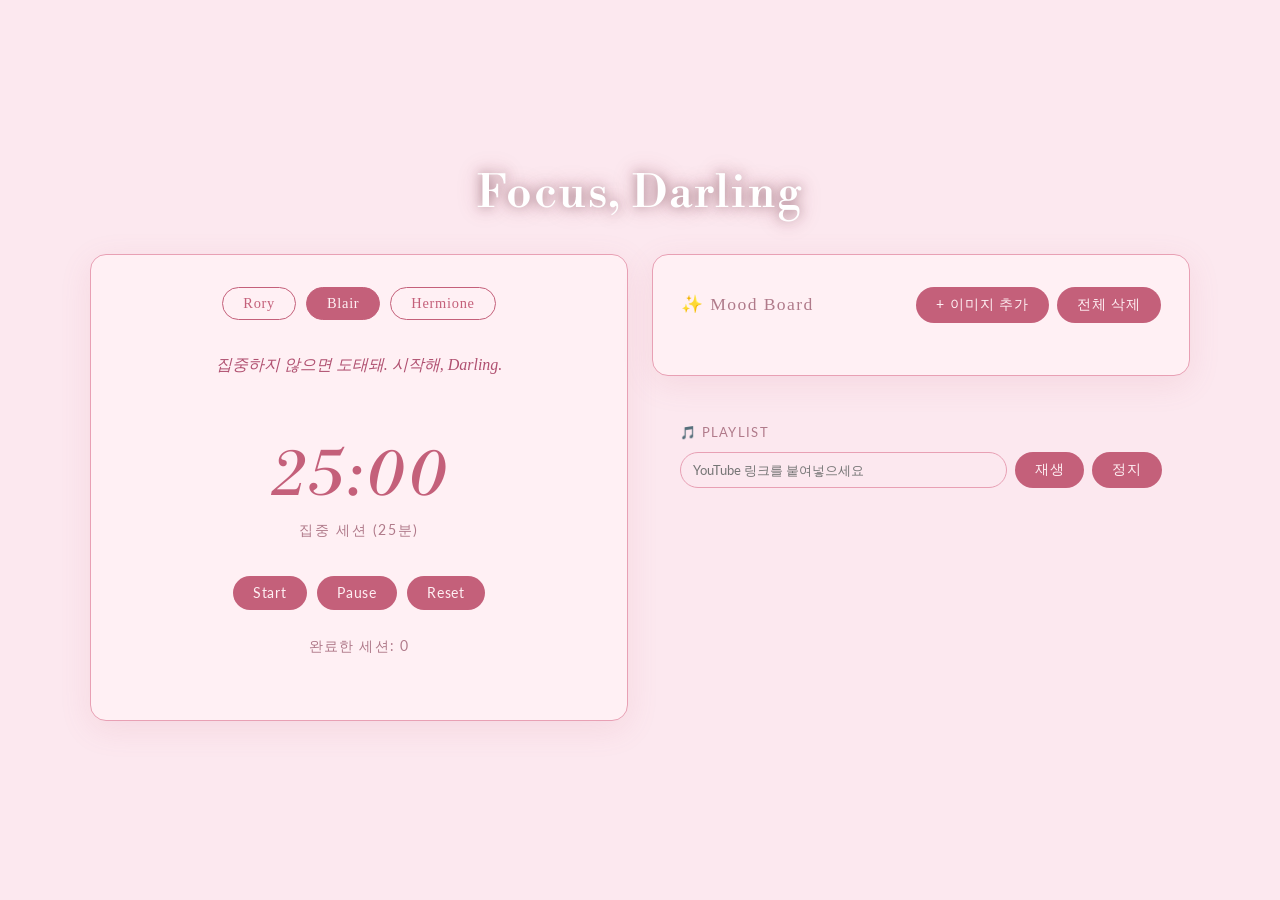
<file: index.html>
<!DOCTYPE html>
<html lang="ko">
<head>
  <meta charset="UTF-8">
  <meta name="viewport" content="width=device-width, initial-scale=1.0">
  <title>Focus, Darling</title>
  <link rel="stylesheet" href="style.css">
</head>

<body class="theme-blair">
<h1 id="site-title">Focus, Darling</h1>
  <div id="layout">

    <!-- 왼쪽: 타이머 -->
    <div id="app">
      <div id="character-select">
        <button class="char-btn" id="btn-rory" onclick="selectCharacter('rory')">Rory</button>
        <button class="char-btn active" id="btn-blair" onclick="selectCharacter('blair')">Blair</button>
        <button class="char-btn" id="btn-hermione" onclick="selectCharacter('hermione')">Hermione</button>
      </div>
      <p id="character-quote"></p>
      <div id="timer-display">25:00</div>
      <p id="session-label">집중 세션 (25분)</p>
      <div id="timer-buttons">
        <button class="timer-btn" onclick="startTimer()">Start</button>
        <button class="timer-btn" onclick="pauseTimer()">Pause</button>
        <button class="timer-btn" onclick="resetTimer()">Reset</button>
      </div>
      <p id="session-count">완료한 세션: 0</p>
    </div>

    <!-- 오른쪽 위: 무드보드 -->
    <div id="moodboard">
      <div id="moodboard-header">
        <p id="moodboard-title">✨ Mood Board</p>
        <div id="moodboard-actions">
          <button class="timer-btn upload-btn" onclick="openModal()">+ 이미지 추가</button>
          <button class="timer-btn" onclick="clearMoodboard()">전체 삭제</button>
        </div>
      </div>
      <div id="image-grid"></div>
    </div>

    <!-- 오른쪽 아래: 플레이리스트 -->
    <div id="music-section">
      <p id="music-label">🎵 Playlist</p>
      <div id="music-input-row">
        <input type="text" id="music-url-input" placeholder="YouTube 링크를 붙여넣으세요"/>
        <button class="timer-btn" onclick="loadMusic()">재생</button>
        <button class="timer-btn" onclick="stopMusic()">정지</button>
      </div>
      <div id="youtube-container">
        <iframe id="youtube-player" width="100%" height="200" src=""
          title="Background Music" frameborder="0"
          allow="autoplay; encrypted-media" allowfullscreen>
        </iframe>
      </div>
    </div>

  </div>

  <!-- 이미지 추가 모달 -->
  <div id="modal-overlay" onclick="closeModal()">
    <div id="modal" onclick="event.stopPropagation()">
      <h3 id="modal-title">이미지 추가</h3>
      <div id="drop-zone"
        ondragover="handleDragOver(event)"
        ondragleave="handleDragLeave(event)"
        ondrop="handleDrop(event)"
        onclick="document.getElementById('image-upload').click()">
        <p>📁</p>
        <p>여기에 드래그하거나<br>클릭해서 파일 선택</p>
        <input type="file" id="image-upload" accept="image/*" multiple style="display:none" onchange="uploadImages(event)">
      </div>
      <p id="modal-or">또는 이미지 URL 붙여넣기</p>
      <div id="url-input-row">
        <input type="text" id="image-url-input" placeholder="https://example.com/image.jpg"/>
        <button class="timer-btn" onclick="addImageByUrl()">추가</button>
      </div>
      <button id="modal-close-btn" class="timer-btn" onclick="closeModal()">닫기</button>
    </div>
  </div>

  <script src="script.js"></script>
</body>
</html>
</file>
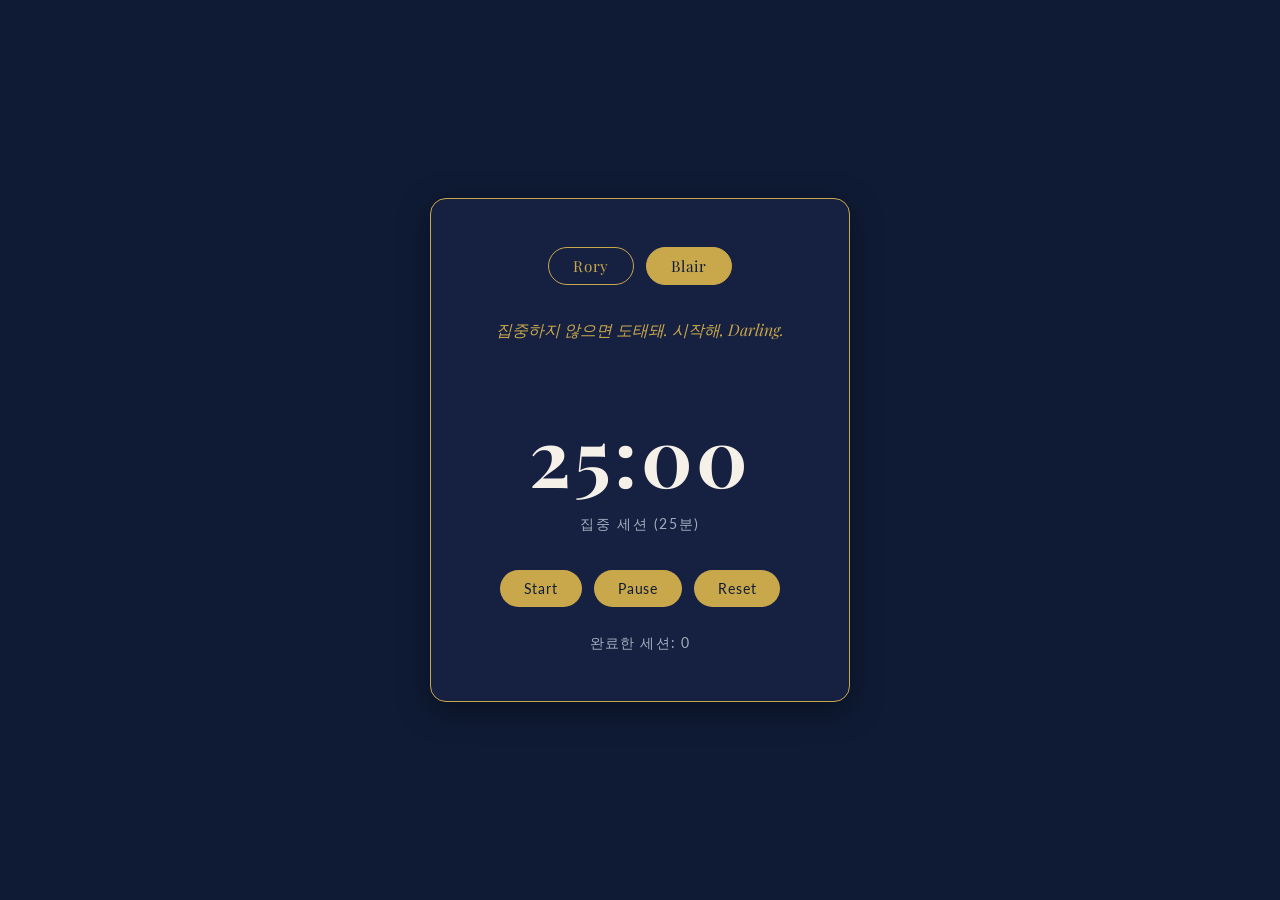
<file: frontend/index.html>
<!DOCTYPE html>
<html lang="ko">
<head>
  <meta charset="UTF-8">
  <meta name="viewport" content="width=device-width, initial-scale=1.0">
  <title>Focus, Darling</title>
  <link rel="stylesheet" href="style.css">
</head>

<body class="theme-blair">

  <div id="app">

    <!-- 캐릭터 선택 -->
    <div id="character-select">
      <button class="char-btn" id="btn-rory" onclick="selectCharacter('rory')">Rory</button>
      <button class="char-btn active" id="btn-blair" onclick="selectCharacter('blair')">Blair</button>
    </div>

    <!-- 캐릭터 멘트 -->
    <p id="character-quote"></p>

    <!-- 타이머 -->
    <div id="timer-display">25:00</div>
    <p id="session-label">집중 세션 (25분)</p>

    <!-- 버튼 -->
    <div id="timer-buttons">
      <button class="timer-btn" onclick="startTimer()">Start</button>
      <button class="timer-btn" onclick="pauseTimer()">Pause</button>
      <button class="timer-btn" onclick="resetTimer()">Reset</button>
    </div>

    <!-- 세션 카운터 -->
    <p id="session-count">완료한 세션: 0</p>

  </div>

  <script src="script.js"></script>
</body>
</html>
</file>
<file: style.css>
/* ── 구글 폰트 ─────────────────────────────────── */
@import url('https://fonts.googleapis.com/css2?family=Lato:wght@300;400&family=Libre+Bodoni:ital,wght@0,400;0,500;1,400&family=Cormorant+Garamond:ital,wght@0,400;0,600;1,400&display=swap');/* ── 커스텀 폰트 ───────────────────────────────── */
#site-title {
  font-family: 'Libre Bodoni', serif;
  font-size: 3.2rem;
  font-weight: 500;
  color: #ffffff;
  letter-spacing: 0.04em;
  margin-bottom: 32px;
  text-align: center;
  text-shadow:
    0 0 12px rgba(85, 32, 46, 0.5),
    0 0 24px rgba(142, 39, 66, 0.3);
}
/* ── 기본 리셋 ─────────────────────────────────── */
* {
  margin: 0;
  padding: 0;
  box-sizing: border-box;
}

/* ── 기본 테마 (블레어) ────────────────────────── */
body {
  font-family: 'Lato', sans-serif;
  min-height: 100vh;
  display: flex;
  flex-direction: column;
  align-items: center;
  justify-content: center;
  background-color: #fdf0f3;
  color: #3d1a24;
  transition: all 0.6s ease;
  padding: 48px 24px;
}
/* ── 서비스 타이틀 ─────────────────────────────── */
#site-title {
  font-family: 'Libre Bodoni', serif;
  font-size: 2.8rem;
  font-weight: 500;
  color: #ffffff;
  letter-spacing: 0.04em;
  margin-bottom: 32px;
  text-align: center;
}
/* ── 2단 레이아웃 ──────────────────────────────── */
#layout {
  display: grid;
  grid-template-columns: 1fr 1fr;
  grid-template-rows: auto auto;
  gap: 24px;
  width: 90vw;
  max-width: 1100px;
}

#app {
  grid-column: 1;
  grid-row: 1 / 3;
  padding: 32px;
  border-radius: 16px;
  text-align: center;
  align-self: start;
}

#moodboard {
  grid-column: 2;
  grid-row: 1;
  padding: 32px 28px;
  border-radius: 16px;
}

#music-section {
  grid-column: 2;
  grid-row: 2;
  padding: 32px 28px;
  border-radius: 16px;
  border-top: none !important;
}

#moodboard-header {
  display: flex;
  align-items: center;
  justify-content: space-between;
  margin-bottom: 20px;
}

#moodboard-title {
  font-family: 'Playfair Display', serif;
  font-size: 1.1rem;
  letter-spacing: 0.08em;
}

#moodboard-actions {
  display: flex;
  gap: 8px;
}

/* ── 이미지 그리드 ─────────────────────────────── */
#image-grid {
  display: grid;
  grid-template-columns: repeat(auto-fill, minmax(100px, 1fr));
  gap: 8px;
  max-height: 260px;
  overflow-y: auto;
}

.mood-img-wrapper {
  position: relative;
  aspect-ratio: 1;
  border-radius: 8px;
  overflow: hidden;
}

.mood-img {
  width: 100%;
  height: 100%;
  object-fit: cover;
  display: block;
  transition: transform 0.3s ease;
}

.mood-img:hover {
  transform: scale(1.03);
}

.mood-delete-btn {
  position: absolute;
  top: 6px;
  right: 6px;
  background: rgba(0,0,0,0.55);
  color: #fff;
  border: none;
  border-radius: 50%;
  width: 24px;
  height: 24px;
  font-size: 0.7rem;
  cursor: pointer;
  opacity: 0;
  transition: opacity 0.2s ease;
}

.mood-img-wrapper:hover .mood-delete-btn {
  opacity: 1;
}

/* ── 음악 입력창 ───────────────────────────────── */
#music-input-row {
  display: flex;
  gap: 8px;
  margin-bottom: 12px;
}

#music-url-input {
  flex: 1;
  padding: 8px 12px;
  border-radius: 999px;
  border: 1px solid currentColor;
  background: transparent;
  font-family: 'Lato', sans-serif;
  font-size: 0.8rem;
  outline: none;
}

/* ── 블레어 테마 ────────────────────────────────── */
body.theme-blair {
  background-color: #fce8ef;
  color: #3d1a24;
}

body.theme-blair #app,
body.theme-blair #moodboard {
  background-color: #fff0f4;
  border: 1px solid #e8a0b4;
  box-shadow: 0 8px 32px rgba(196, 96, 122, 0.12);
}

body.theme-blair #character-quote { color: #b05070; }
body.theme-blair #timer-display { color: #c4607a; }
body.theme-blair #session-label,
body.theme-blair #session-count,
body.theme-blair #music-label,
body.theme-blair #moodboard-title { color: #b07a8a; }

body.theme-blair #music-url-input {
  color: #3d1a24;
  border-color: #e8a0b4;
}

body.theme-blair .char-btn {
  background: transparent;
  border: 1.5px solid #c4607a;
  color: #c4607a;
}

body.theme-blair .char-btn:hover,
body.theme-blair .char-btn.active {
  background-color: #c4607a;
  color: #fff0f4;
}

body.theme-blair .timer-btn,
body.theme-blair .upload-btn {
  background-color: #c4607a;
  color: #fff0f4;
}

body.theme-blair .timer-btn:hover,
body.theme-blair .upload-btn:hover {
  background-color: #a04060;
}

/* ── 로리 테마 ─────────────────────────────────── */
body.theme-rory {
  background-color: #fdf5f0;
  color: #3d1a24;
}

body.theme-rory #app,
body.theme-rory #moodboard {
  background-color: #fff9f7;
  border: 1px solid #e8c0b0;
  box-shadow: 0 8px 32px rgba(180, 100, 80, 0.10);
}

body.theme-rory #character-quote { color: #b06050; }
body.theme-rory #timer-display { color: #c47060; }
body.theme-rory #session-label,
body.theme-rory #session-count,
body.theme-rory #music-label,
body.theme-rory #moodboard-title { color: #b09080; }

body.theme-rory #music-url-input {
  color: #3d1a24;
  border-color: #e8c0b0;
}

body.theme-rory .char-btn {
  background: transparent;
  border: 1.5px solid #c47060;
  color: #c47060;
}

body.theme-rory .char-btn:hover,
body.theme-rory .char-btn.active {
  background-color: #c47060;
  color: #fff9f7;
  border-color: #c47060;
}

body.theme-rory .timer-btn,
body.theme-rory .upload-btn {
  background-color: #c47060;
  color: #fff9f7;
}

body.theme-rory .timer-btn:hover,
body.theme-rory .upload-btn:hover {
  background-color: #a05040;
}

body.theme-rory #music-section {
  border-top: 1px solid rgba(180, 100, 80, 0.15);
}

/* ── 헤르미온느 테마 ────────────────────────────── */
body.theme-hermione {
  background-color: #f5eef8;
  color: #2d1a35;
}

body.theme-hermione #app,
body.theme-hermione #moodboard {
  background-color: #faf5fc;
  border: 1px solid #c8a0d8;
  box-shadow: 0 8px 32px rgba(150, 80, 180, 0.10);
}

body.theme-hermione #character-quote { color: #9060b0; }
body.theme-hermione #timer-display { color: #a070c0; }
body.theme-hermione #session-label,
body.theme-hermione #session-count,
body.theme-hermione #music-label,
body.theme-hermione #moodboard-title { color: #9080a8; }

body.theme-hermione #music-url-input {
  color: #2d1a35;
  border-color: #c8a0d8;
}

body.theme-hermione .char-btn {
  background: transparent;
  border: 1.5px solid #a070c0;
  color: #a070c0;
}

body.theme-hermione .char-btn:hover,
body.theme-hermione .char-btn.active {
  background-color: #a070c0;
  color: #faf5fc;
}

body.theme-hermione .timer-btn,
body.theme-hermione .upload-btn {
  background-color: #a070c0;
  color: #faf5fc;
}

body.theme-hermione .timer-btn:hover,
body.theme-hermione .upload-btn:hover {
  background-color: #8050a0;
}
/* ── 공통 컴포넌트 ──────────────────────────────── */
#character-select {
  display: flex;
  gap: 10px;
  justify-content: center;
  margin-bottom: 32px;
  flex-wrap: wrap;
}

.char-btn {
  font-family: 'Playfair Display', serif;
  font-size: 0.9rem;
  padding: 7px 20px;
  border-radius: 999px;
  cursor: pointer;
  transition: all 0.3s ease;
  letter-spacing: 0.05em;
}

#character-quote {
  font-family: 'Playfair Display', serif;
  font-style: italic;
  font-size: 1rem;
  line-height: 1.6;
  min-height: 48px;
  margin-bottom: 36px;
}

#timer-display {
  font-family: 'Libre Bodoni', serif;
  font-style: italic;
  font-size: 4rem;
  font-weight: 400;
  letter-spacing: 0.04em;
  margin-bottom: 6px;
}

#session-label {
  font-size: 0.85rem;
  letter-spacing: 0.12em;
  text-transform: uppercase;
  margin-bottom: 36px;
}

#timer-buttons {
  display: flex;
  gap: 10px;
  justify-content: center;
  margin-bottom: 28px;
}

.timer-btn, .upload-btn {
  font-family: 'Lato', sans-serif;
  font-size: 0.85rem;
  padding: 9px 20px;
  border: none;
  border-radius: 999px;
  cursor: pointer;
  letter-spacing: 0.06em;
  transition: all 0.3s ease;
  display: inline-block;
  text-align: center;
}

#session-count {
  font-size: 0.85rem;
  letter-spacing: 0.08em;
  margin-bottom: 32px;
}

#music-section {
  border-top: 1px solid rgba(255,255,255,0.1);
  padding-top: 24px;
}

body.theme-rory #music-section {
  border-top: 1px solid rgba(100, 60, 20, 0.15);
}

#music-label {
  font-size: 0.8rem;
  letter-spacing: 0.1em;
  text-transform: uppercase;
  margin-bottom: 12px;
}

#youtube-container {
  border-radius: 8px;
  overflow: hidden;
}
/* ── 모달 ─────────────────────────────────────── */
#modal-overlay {
  display: none;
  position: fixed;
  inset: 0;
  background: rgba(0, 0, 0, 0.45);
  z-index: 100;
  align-items: center;
  justify-content: center;
}

#modal-overlay.active {
  display: flex;
}

#modal {
  background: #fff0f4;
  border-radius: 16px;
  padding: 36px 32px;
  width: 420px;
  max-width: 90vw;
  display: flex;
  flex-direction: column;
  gap: 16px;
  box-shadow: 0 16px 48px rgba(0,0,0,0.2);
}

#modal-title {
  font-family: 'Cormorant Garamond', serif;
  font-size: 2rem;
  font-weight: 600;
  color: #c4607a;
  text-align: center;
  letter-spacing: 0.06em;
}

#drop-zone {
  border: 2px dashed #e8a0b4;
  border-radius: 12px;
  padding: 32px;
  text-align: center;
  cursor: pointer;
  transition: all 0.2s ease;
  color: #b07a8a;
  font-size: 0.9rem;
  line-height: 1.8;
}

#drop-zone p:first-child {
  font-size: 2rem;
  margin-bottom: 8px;
}

#drop-zone:hover,
#drop-zone.dragover {
  background-color: #fce8ef;
  border-color: #c4607a;
}

#modal-or {
  text-align: center;
  font-size: 0.8rem;
  color: #b07a8a;
  letter-spacing: 0.05em;
}

#url-input-row {
  display: flex;
  gap: 8px;
}

#image-url-input {
  flex: 1;
  padding: 8px 14px;
  border-radius: 999px;
  border: 1px solid #e8a0b4;
  background: transparent;
  font-family: 'Lato', sans-serif;
  font-size: 0.85rem;
  outline: none;
  color: #3d1a24;
}

#modal-close-btn {
  align-self: center;
  padding: 8px 28px;
}

body.theme-rory #modal { background: #fff9f7; }
body.theme-rory #modal-title { color: #c47060; }
body.theme-rory #drop-zone { border-color: #e8c0b0; color: #b09080; }
body.theme-rory #image-url-input { border-color: #e8c0b0; color: #3d1a24; }

body.theme-hermione #modal { background: #faf5fc; border: 1px solid #c8a0d8; }
body.theme-hermione #modal-title { color: #a070c0; }
body.theme-hermione #drop-zone { border-color: #c8a0d8; color: #9080a8; }
body.theme-hermione #image-url-input { border-color: #c8a0d8; color: #2d1a35; }
</file>
<file: frontend/style.css>
/* ── 구글 폰트 ─────────────────────────────────── */
@import url('https://fonts.googleapis.com/css2?family=Playfair+Display:ital,wght@0,400;0,700;1,400&family=Lato:wght@300;400&display=swap');

/* ── 기본 리셋 ─────────────────────────────────── */
* {
  margin: 0;
  padding: 0;
  box-sizing: border-box;
}

/* ── 기본 테마 (블레어) ────────────────────────── */
body {
  font-family: 'Lato', sans-serif;
  min-height: 100vh;
  display: flex;
  align-items: center;
  justify-content: center;
  background-color: #0f1b35;
  color: #f5f0e8;
  transition: all 0.6s ease;
}

/* ── 로리 테마 ─────────────────────────────────── */
body.theme-rory {
  background-color: #f5ede0;
  color: #3b2a1a;
}

body.theme-rory #app {
  background-color: #fffaf4;
  border: 1px solid #d4b896;
  box-shadow: 0 8px 32px rgba(100, 60, 20, 0.10);
}

body.theme-rory #character-quote {
  color: #7a4f2e;
}

body.theme-rory #timer-display {
  color: #8b2e2e;
}

body.theme-rory #session-label {
  color: #a0673a;
}

body.theme-rory #session-count {
  color: #a0673a;
}

body.theme-rory .char-btn {
  background: transparent;
  border: 1.5px solid #c4956a;
  color: #7a4f2e;
}

body.theme-rory .char-btn:hover,
body.theme-rory .char-btn.active {
  background-color: #8b2e2e;
  color: #fffaf4;
  border-color: #8b2e2e;
}

body.theme-rory .timer-btn {
  background-color: #8b2e2e;
  color: #fffaf4;
}

body.theme-rory .timer-btn:hover {
  background-color: #6e2424;
}

/* ── 블레어 테마 ────────────────────────────────── */
body.theme-blair {
  background-color: #0f1b35;
  color: #f5f0e8;
}

body.theme-blair #app {
  background-color: #162040;
  border: 1px solid #c9a84c;
  box-shadow: 0 8px 32px rgba(0, 0, 0, 0.40);
}

body.theme-blair #character-quote {
  color: #c9a84c;
}

body.theme-blair #timer-display {
  color: #f5f0e8;
}

body.theme-blair #session-label {
  color: #a0aec0;
}

body.theme-blair #session-count {
  color: #a0aec0;
}

body.theme-blair .char-btn {
  background: transparent;
  border: 1.5px solid #c9a84c;
  color: #c9a84c;
}

body.theme-blair .char-btn:hover,
body.theme-blair .char-btn.active {
  background-color: #c9a84c;
  color: #0f1b35;
}

body.theme-blair .timer-btn {
  background-color: #c9a84c;
  color: #0f1b35;
}

body.theme-blair .timer-btn:hover {
  background-color: #a8863a;
}

/* ── 앱 컨테이너 ────────────────────────────────── */
#app {
  width: 420px;
  padding: 48px 40px;
  border-radius: 16px;
  text-align: center;
  transition: all 0.6s ease;
}

/* ── 캐릭터 선택 버튼 ───────────────────────────── */
#character-select {
  display: flex;
  gap: 12px;
  justify-content: center;
  margin-bottom: 32px;
}

.char-btn {
  font-family: 'Playfair Display', serif;
  font-size: 0.95rem;
  padding: 8px 24px;
  border-radius: 999px;
  cursor: pointer;
  transition: all 0.3s ease;
  letter-spacing: 0.05em;
}

/* ── 캐릭터 멘트 ────────────────────────────────── */
#character-quote {
  font-family: 'Playfair Display', serif;
  font-style: italic;
  font-size: 1rem;
  line-height: 1.6;
  min-height: 48px;
  margin-bottom: 36px;
  transition: opacity 0.4s ease;
}

/* ── 타이머 숫자 ────────────────────────────────── */
#timer-display {
  font-family: 'Playfair Display', serif;
  font-size: 5rem;
  font-weight: 700;
  letter-spacing: 0.04em;
  margin-bottom: 8px;
  transition: color 0.6s ease;
}

/* ── 세션 레이블 ────────────────────────────────── */
#session-label {
  font-size: 0.85rem;
  letter-spacing: 0.12em;
  text-transform: uppercase;
  margin-bottom: 36px;
}

/* ── 타이머 버튼 ────────────────────────────────── */
#timer-buttons {
  display: flex;
  gap: 12px;
  justify-content: center;
  margin-bottom: 28px;
}

.timer-btn {
  font-family: 'Lato', sans-serif;
  font-size: 0.9rem;
  font-weight: 400;
  padding: 10px 24px;
  border: none;
  border-radius: 999px;
  cursor: pointer;
  letter-spacing: 0.06em;
  transition: all 0.3s ease;
}

/* ── 세션 카운터 ────────────────────────────────── */
#session-count {
  font-size: 0.85rem;
  letter-spacing: 0.08em;
}
</file>
